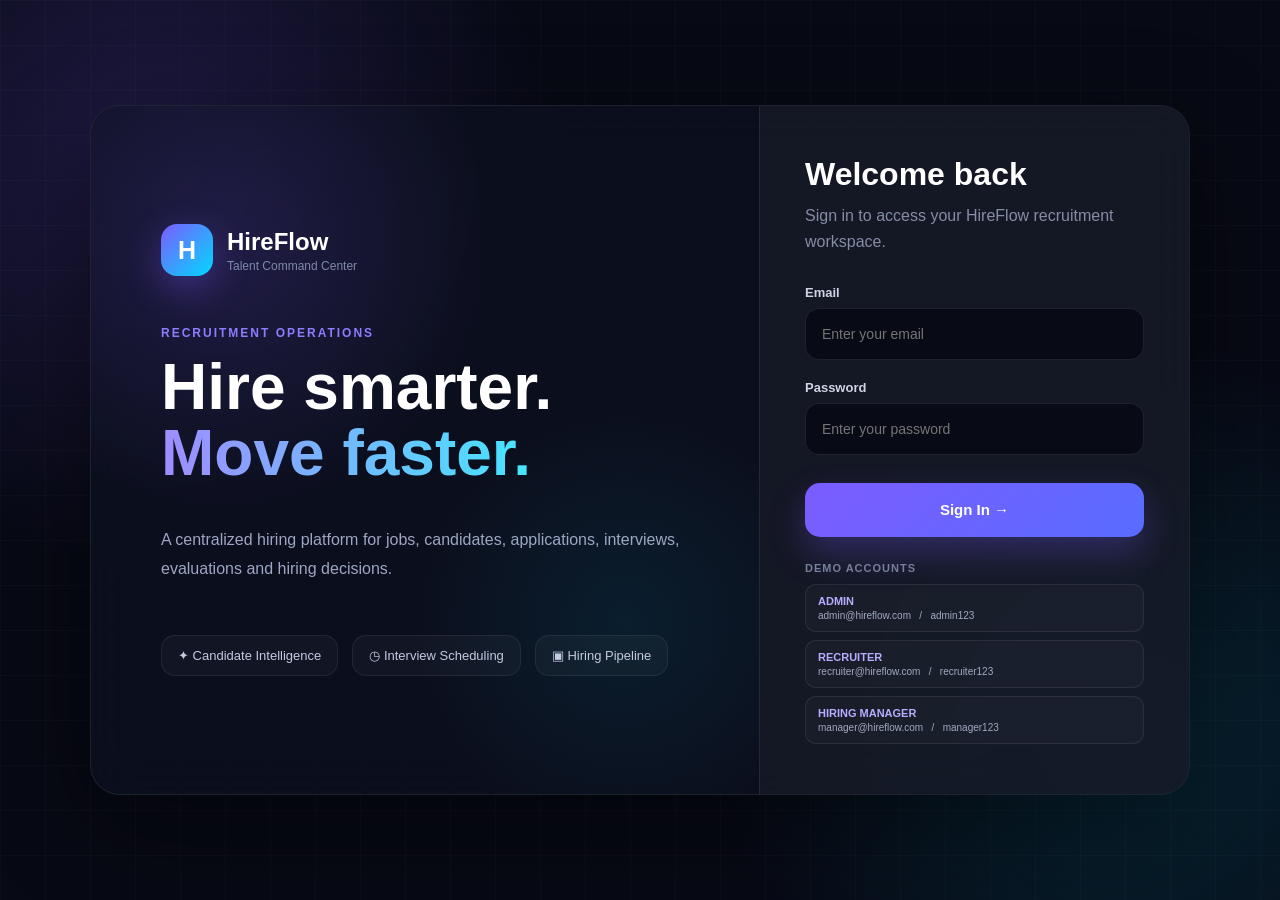
<file: src/main/resources/static/login.html>
<!DOCTYPE html>
<html lang="en">

<head>

    <meta charset="UTF-8">

    <meta
        name="viewport"
        content="width=device-width, initial-scale=1.0">

    <meta
        name="description"
        content="HireFlow Talent Command Center Login">

    <title>HireFlow | Login</title>


    <style>

        * {
            box-sizing: border-box;
        }


        body {
            margin: 0;
            min-height: 100vh;

            font-family:
                Inter,
                Arial,
                sans-serif;

            background:
                radial-gradient(
                    circle at 12% 18%,
                    rgba(124, 92, 255, 0.20),
                    transparent 30%
                ),

                radial-gradient(
                    circle at 88% 82%,
                    rgba(0, 217, 255, 0.13),
                    transparent 30%
                ),

                #070914;

            color: #ffffff;

            display: flex;
            align-items: center;
            justify-content: center;

            overflow: hidden;
        }


        .background-grid {

            position: fixed;

            inset: 0;

            background-image:
                linear-gradient(
                    rgba(255,255,255,0.025) 1px,
                    transparent 1px
                ),

                linear-gradient(
                    90deg,
                    rgba(255,255,255,0.025) 1px,
                    transparent 1px
                );

            background-size: 45px 45px;

            pointer-events: none;
        }


        .login-shell {

            width: min(
                1100px,
                94%
            );

            min-height: 650px;

            display: grid;

            grid-template-columns:
                1fr 430px;

            border:
                1px solid
                rgba(255,255,255,0.08);

            border-radius: 30px;

            background:
                rgba(13,16,30,0.84);

            backdrop-filter:
                blur(24px);

            box-shadow:
                0 30px 100px
                rgba(0,0,0,0.45);

            overflow: hidden;

            position: relative;

            z-index: 2;
        }


        /* =========================================
           LEFT BRAND PANEL
        ========================================= */

        .brand-panel {

            padding: 70px;

            display: flex;

            flex-direction: column;

            justify-content: center;

            background:

                radial-gradient(
                    circle at 20% 20%,
                    rgba(124,92,255,0.17),
                    transparent 35%
                ),

                radial-gradient(
                    circle at 80% 75%,
                    rgba(0,217,255,0.08),
                    transparent 30%
                );
        }


        .brand {

            display: flex;

            align-items: center;

            gap: 14px;

            margin-bottom: 50px;
        }


        .brand-mark {

            width: 52px;
            height: 52px;

            border-radius: 16px;

            display: flex;

            align-items: center;
            justify-content: center;

            background:
                linear-gradient(
                    135deg,
                    #7c5cff,
                    #00d9ff
                );

            color: white;

            font-size: 25px;

            font-weight: 800;

            box-shadow:
                0 12px 35px
                rgba(124,92,255,0.35);
        }


        .brand-name {

            font-size: 24px;

            font-weight: 800;
        }


        .brand-subtitle {

            color: #7f89a8;

            font-size: 12px;

            margin-top: 3px;
        }


        .eyebrow {

            color: #8d7cff;

            font-size: 12px;

            font-weight: 800;

            letter-spacing: 2px;

            margin-bottom: 15px;
        }


        .brand-panel h1 {

            max-width: 620px;

            font-size:
                clamp(
                    42px,
                    5vw,
                    68px
                );

            line-height: 1.02;

            margin:
                0 0 24px;
        }


        .brand-panel h1 span {

            background:
                linear-gradient(
                    90deg,
                    #9f8cff,
                    #46e6ff
                );

            -webkit-background-clip: text;

            -webkit-text-fill-color:
                transparent;
        }


        .brand-panel p {

            max-width: 580px;

            color: #9da6c4;

            font-size: 16px;

            line-height: 1.8;
        }


        .feature-row {

            display: flex;

            gap: 14px;

            margin-top: 35px;

            flex-wrap: wrap;
        }


        .feature {

            padding:
                12px 16px;

            border:
                1px solid
                rgba(255,255,255,0.07);

            border-radius: 14px;

            background:
                rgba(255,255,255,0.03);

            color: #c4cae0;

            font-size: 13px;
        }


        /* =========================================
           LOGIN PANEL
        ========================================= */

        .login-panel {

            background:
                rgba(255,255,255,0.035);

            border-left:
                1px solid
                rgba(255,255,255,0.07);

            padding:
                50px 45px;

            display: flex;

            flex-direction: column;

            justify-content: center;
        }


        .login-panel h2 {

            font-size: 32px;

            margin:
                0 0 10px;
        }


        .login-panel > p {

            color: #858da7;

            line-height: 1.6;

            margin:
                0 0 30px;
        }


        .field {

            margin-bottom: 20px;
        }


        .field label {

            display: block;

            color: #cfd4e6;

            font-size: 13px;

            margin-bottom: 8px;

            font-weight: 600;
        }


        .field input {

            width: 100%;

            height: 52px;

            border-radius: 14px;

            border:
                1px solid
                rgba(255,255,255,0.09);

            background:
                rgba(5,8,18,0.7);

            color: white;

            padding:
                0 16px;

            outline: none;

            font-size: 14px;

            transition:
                0.2s ease;
        }


        .field input:focus {

            border-color:
                #7c5cff;

            box-shadow:
                0 0 0 4px
                rgba(124,92,255,0.12);
        }


        .login-button {

            width: 100%;

            height: 54px;

            border: 0;

            border-radius: 15px;

            cursor: pointer;

            margin-top: 8px;

            color: white;

            font-size: 15px;

            font-weight: 800;

            background:
                linear-gradient(
                    135deg,
                    #7c5cff,
                    #596cff
                );

            box-shadow:
                0 16px 35px
                rgba(124,92,255,0.28);

            transition:
                transform 0.2s ease,
                box-shadow 0.2s ease;
        }


        .login-button:hover {

            transform:
                translateY(-2px);

            box-shadow:
                0 20px 40px
                rgba(124,92,255,0.35);
        }


        .login-button:disabled {

            opacity: 0.7;

            cursor: wait;

            transform: none;
        }


        .error {

            display: none;

            margin-top: 18px;

            padding:
                12px 14px;

            border-radius: 12px;

            color: #ff9d9d;

            background:
                rgba(255,70,70,0.09);

            border:
                1px solid
                rgba(255,70,70,0.18);

            font-size: 13px;
        }


        /* =========================================
           DEMO USERS
        ========================================= */

        .demo-title {

            margin-top: 25px;

            color: #777f9c;

            font-size: 11px;

            font-weight: 800;

            letter-spacing: 1px;

            text-transform: uppercase;
        }


        .demo-users {

            margin-top: 10px;

            display: grid;

            gap: 8px;
        }


        .demo-user {

            padding:
                10px 12px;

            border:
                1px solid
                rgba(255,255,255,0.07);

            border-radius: 11px;

            background:
                rgba(255,255,255,0.025);
        }


        .demo-user-role {

            color: #b7adff;

            font-size: 11px;

            font-weight: 800;

            margin-bottom: 3px;
        }


        .demo-user-email {

            color: #a2aac0;

            font-size: 10px;
        }


        /* =========================================
           RESPONSIVE
        ========================================= */

        @media (max-width: 850px) {

            .login-shell {

                grid-template-columns: 1fr;

                min-height: auto;
            }


            .brand-panel {

                padding:
                    45px 35px;
            }


            .brand-panel h1 {

                font-size: 42px;
            }


            .login-panel {

                border-left: 0;

                border-top:
                    1px solid
                    rgba(255,255,255,0.07);

                padding:
                    40px 35px;
            }

        }

    </style>

</head>


<body data-public="true">


<div class="background-grid"></div>


<div class="login-shell">


    <!-- =========================================
         LEFT SIDE
    ========================================== -->

    <section class="brand-panel">


        <div class="brand">

            <div class="brand-mark">
                H
            </div>


            <div>

                <div class="brand-name">
                    HireFlow
                </div>


                <div class="brand-subtitle">
                    Talent Command Center
                </div>

            </div>

        </div>


        <div class="eyebrow">
            RECRUITMENT OPERATIONS
        </div>


        <h1>

            Hire smarter.
            <span>Move faster.</span>

        </h1>


        <p>

            A centralized hiring platform for
            jobs, candidates, applications,
            interviews, evaluations and
            hiring decisions.

        </p>


        <div class="feature-row">

            <div class="feature">
                ✦ Candidate Intelligence
            </div>

            <div class="feature">
                ◷ Interview Scheduling
            </div>

            <div class="feature">
                ▣ Hiring Pipeline
            </div>

        </div>


    </section>


    <!-- =========================================
         RIGHT SIDE
    ========================================== -->

    <section class="login-panel">


        <h2>
            Welcome back
        </h2>


        <p>
            Sign in to access your HireFlow
            recruitment workspace.
        </p>


        <form id="loginForm">


            <div class="field">

                <label for="email">
                    Email
                </label>


                <input
                    id="email"
                    type="email"
                    placeholder="Enter your email"
                    autocomplete="email"
                    required>

            </div>


            <div class="field">

                <label for="password">
                    Password
                </label>


                <input
                    id="password"
                    type="password"
                    placeholder="Enter your password"
                    autocomplete="current-password"
                    required>

            </div>


            <button
                type="submit"
                id="loginButton"
                class="login-button">

                Sign In →

            </button>


        </form>


        <div
            id="loginError"
            class="error">

            Invalid email or password.

        </div>


        <!-- =====================================
             AVAILABLE DEMO USERS
        ====================================== -->

        <div class="demo-title">
            Demo Accounts
        </div>


        <div class="demo-users">


            <div class="demo-user">

                <div class="demo-user-role">
                    ADMIN
                </div>

                <div class="demo-user-email">
                    admin@hireflow.com
                    &nbsp; / &nbsp;
                    admin123
                </div>

            </div>


            <div class="demo-user">

                <div class="demo-user-role">
                    RECRUITER
                </div>

                <div class="demo-user-email">
                    recruiter@hireflow.com
                    &nbsp; / &nbsp;
                    recruiter123
                </div>

            </div>


            <div class="demo-user">

                <div class="demo-user-role">
                    HIRING MANAGER
                </div>

                <div class="demo-user-email">
                    manager@hireflow.com
                    &nbsp; / &nbsp;
                    manager123
                </div>

            </div>


        </div>


    </section>

</div>


<script>

"use strict";


const loginForm =
    document.getElementById(
        "loginForm"
    );


const loginError =
    document.getElementById(
        "loginError"
    );


const loginButton =
    document.getElementById(
        "loginButton"
    );


/*
=====================================================
HIRE FLOW DEMO USERS
=====================================================
*/

const USERS = [

    {
        email: "admin@hireflow.com",
        password: "admin123",
        name: "Admin",
        role: "ADMIN"
    },

    {
        email: "recruiter@hireflow.com",
        password: "recruiter123",
        name: "Recruiter",
        role: "RECRUITER"
    },

    {
        email: "manager@hireflow.com",
        password: "manager123",
        name: "Hiring Manager",
        role: "HIRING_MANAGER"
    }

];


/*
=====================================================
LOGIN
=====================================================
*/

loginForm.addEventListener(
    "submit",
    function (event) {

        event.preventDefault();


        loginError.style.display =
            "none";


        const email =
            document
                .getElementById("email")
                .value
                .trim()
                .toLowerCase();


        const password =
            document
                .getElementById("password")
                .value;


        const user =
            USERS.find(
                account =>
                    account.email === email &&
                    account.password === password
            );


        /*
        =============================================
        INVALID LOGIN
        =============================================
        */

        if (!user) {

            loginError.textContent =
                "Invalid email or password.";

            loginError.style.display =
                "block";

            return;

        }


        /*
        =============================================
        SUCCESSFUL LOGIN
        =============================================
        */

        loginButton.disabled =
            true;

        loginButton.textContent =
            "Signing in...";


        sessionStorage.setItem(
            "hireflow_authenticated",
            "true"
        );


        sessionStorage.setItem(
            "hireflow_user",
            JSON.stringify(user)
        );


        /*
        =============================================
        GO TO DASHBOARD
        =============================================
        */

        setTimeout(
            function () {

                window.location.replace(
                    "index.html"
                );

            },
            350
        );

    }
);

</script>


</body>

</html>
</file>
